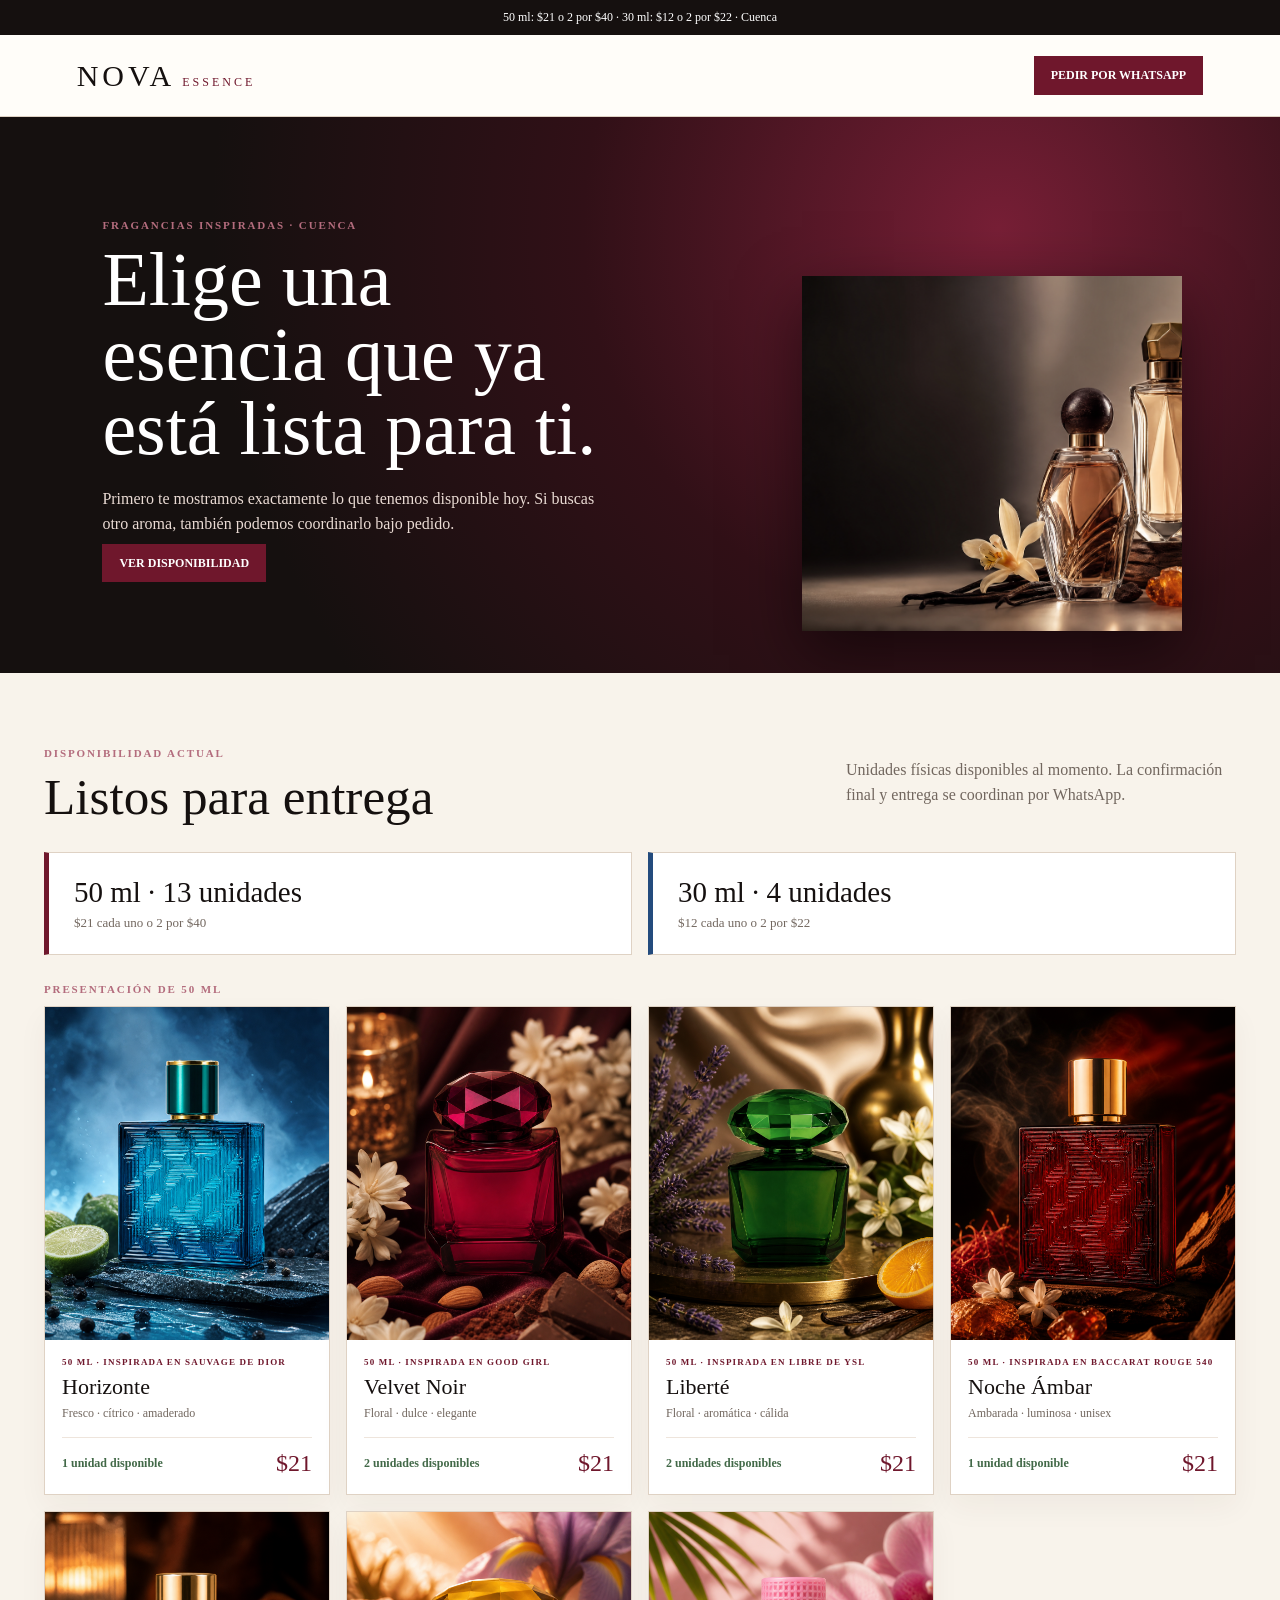
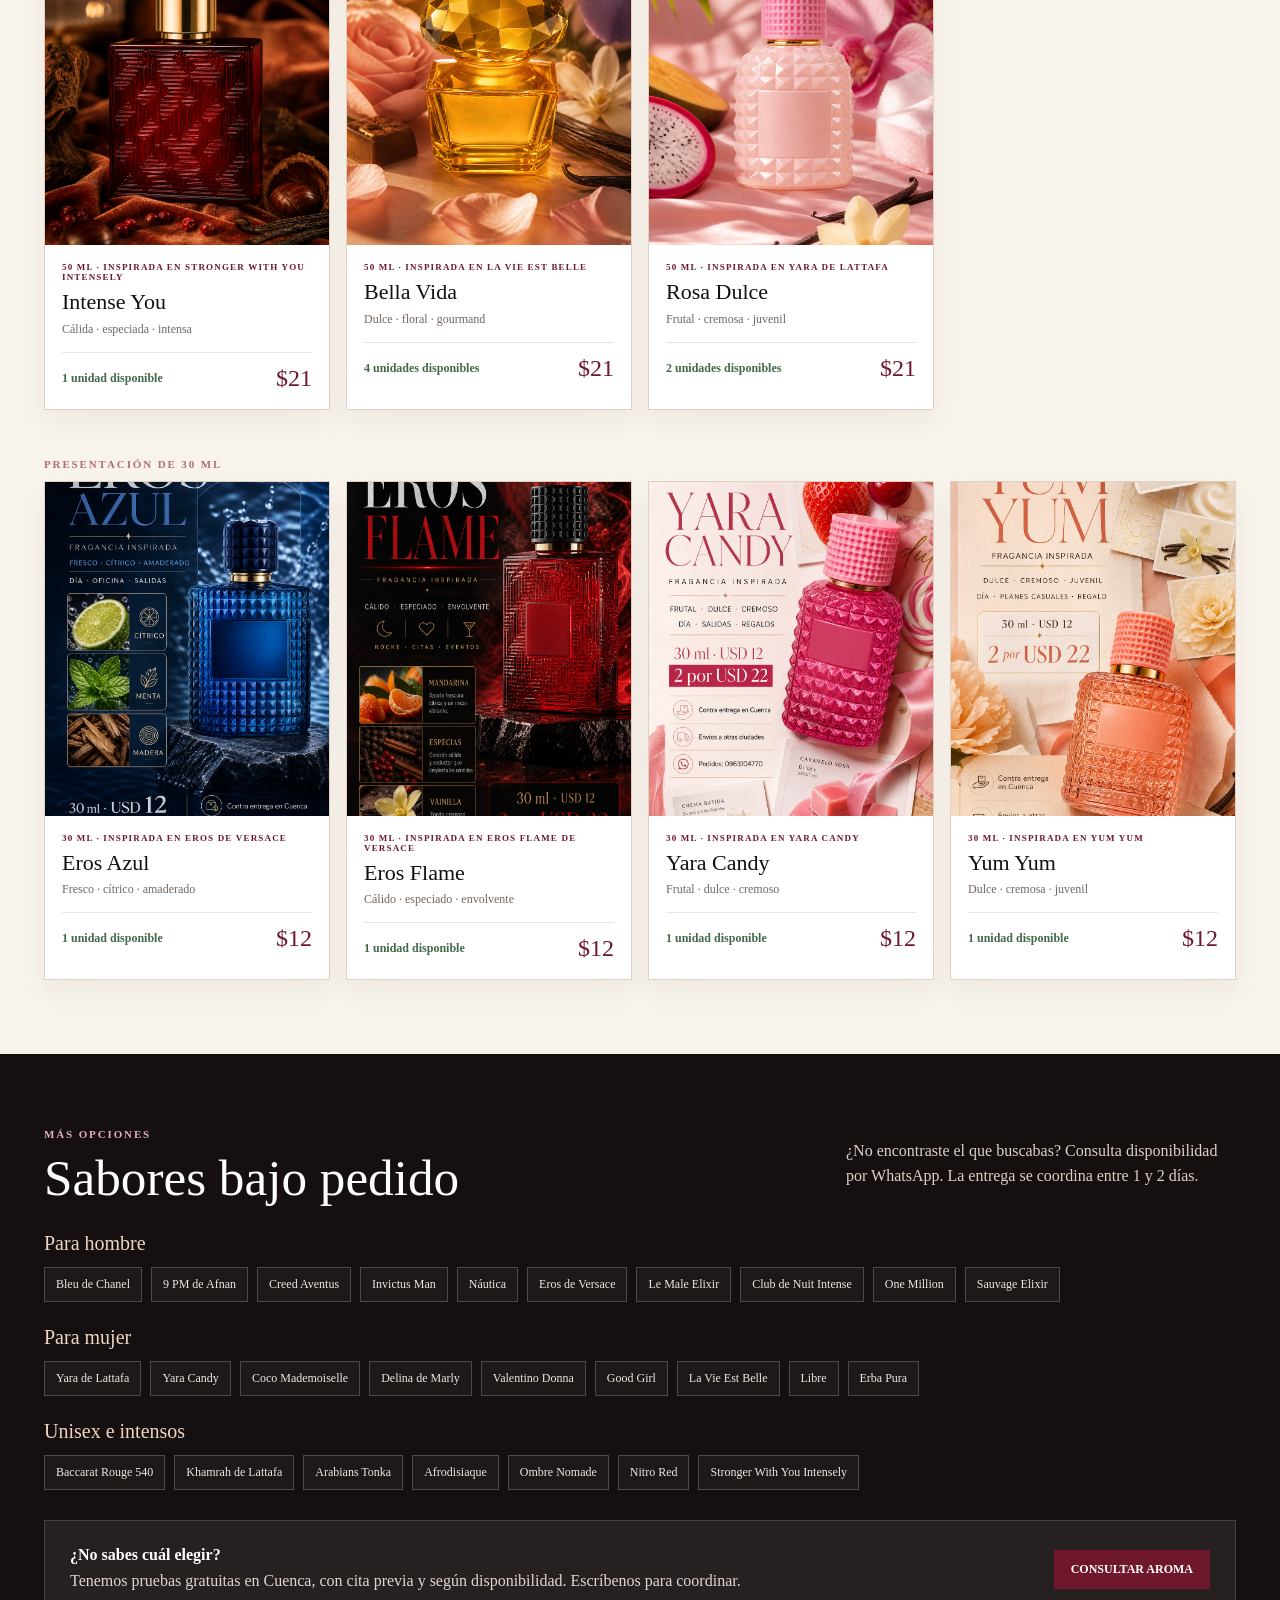
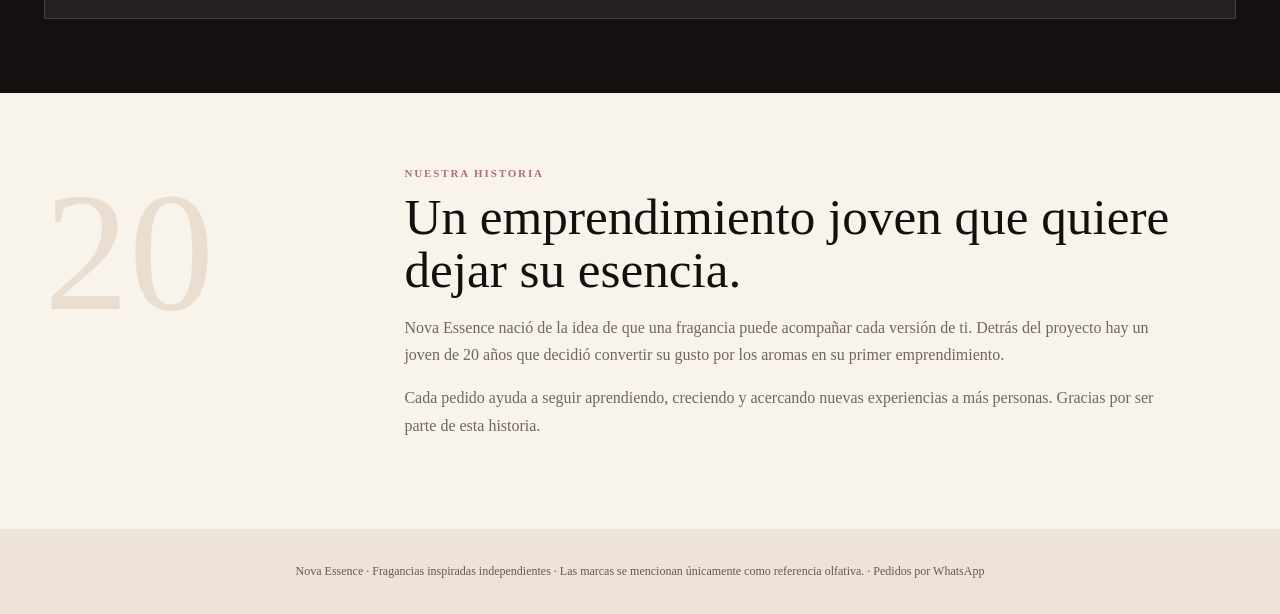
<file: index.html>
<!doctype html>
<html lang="es-EC">
<head>
<meta charset="utf-8">
<meta name="viewport" content="width=device-width,initial-scale=1">
<base href="https://novaessence.github.io/novaessence/">
<meta name="description" content="Fragancias inspiradas disponibles en Cuenca. Presentaciones de 50 ml y 30 ml, pruebas gratuitas y pedidos bajo pedido."><link rel="canonical" href="https://novaessence.github.io/novaessence/"><title>Fragancias inspiradas en Cuenca | Nova Essence</title>
<style>
:root{--ink:#15100f;--wine:#6f172c;--paper:#f8f3eb;--line:#dfd2c4;--muted:#72675f}
*{box-sizing:border-box}html{scroll-behavior:smooth}body{margin:0;color:var(--ink);background:var(--paper);font:Arial,Helvetica,sans-serif}h1,h2,h3,p{margin-top:0}.overline{font-size:11px;font-weight:800;letter-spacing:.17em;color:#b36c7d}.announcement{padding:10px 20px;text-align:center;color:#fff;background:var(--ink);font-size:12px}.top{display:flex;justify-content:space-between;align-items:center;padding:21px max(24px,6vw);border-bottom:1px solid var(--line);background:#fffdf9}.logo{font:30px Georgia,serif;letter-spacing:.13em}.logo span{font-size:12px;letter-spacing:.25em;margin-left:7px;color:var(--wine)}.top a,.cta{padding:12px 17px;text-decoration:none;font-size:12px;font-weight:800;background:var(--wine);color:#fff}.hero{min-height:420px;display:grid;grid-template-columns:1.1fr .9fr;background:radial-gradient(circle at 78% 20%,#761e35,#311017 38%,#15100f 72%);color:#fff}.hero-copy{padding:clamp(54px,8vw,105px) clamp(26px,8vw,120px);align-self:center}.hero h1{max-width:650px;font:clamp(44px,6vw,76px)/.98 Georgia,serif;margin:10px 0 20px}.hero p:not(.overline){max-width:540px;line-height:1.6;color:#eadbd4}.hero-side{padding:42px;display:grid;place-items:end center;overflow:hidden}.hero-side img{width:min(380px,100%);height:355px;object-fit:cover;box-shadow:0 24px 60px #0008}.section{max-width:1240px;margin:auto;padding:74px 24px}.section-head{display:flex;justify-content:space-between;gap:30px;align-items:end;margin-bottom:28px}.section-head h2{font:clamp(35px,4vw,55px)/1.04 Georgia,serif;margin-bottom:0}.section-head>p{max-width:390px;color:var(--muted);line-height:1.55}.stock-summary{display:grid;grid-template-columns:1fr 1fr;gap:16px;margin-bottom:28px}.summary{padding:23px 25px;background:#fff;border:1px solid var(--line);border-left:5px solid var(--wine)}.summary.blue{border-left-color:#234b7d}.summary b{display:block;font:29px Georgia,serif;margin-bottom:4px}.summary span{color:var(--muted);font-size:13px}.cards{display:grid;grid-template-columns:repeat(4,1fr);gap:16px}.card{background:#fff;border:1px solid var(--line);box-shadow:0 12px 28px #3b21110c}.card img{width:100%;aspect-ratio:4/4.7;object-fit:cover;display:block}.card-copy{padding:17px}.tag{display:block;margin-bottom:8px;font-size:9px;font-weight:900;letter-spacing:.13em;color:var(--wine)}.card h3{font:22px/1.05 Georgia,serif;margin-bottom:7px}.card p{margin-bottom:14px;color:var(--muted);font-size:12px;line-height:1.45}.bottom{display:flex;justify-content:space-between;align-items:center;padding-top:12px;border-top:1px solid #eee5dc;font-size:12px}.bottom strong{font:24px Georgia,serif;color:var(--wine)}.units{font-weight:800;color:#426948}.under-order{background:var(--ink);color:#fff}.under-order .section-head>p{color:#ded0c8}.under-order h2{color:#fff}.under-order .overline{color:#e2aeba}.chips{display:flex;flex-wrap:wrap;gap:9px}.group{margin-bottom:24px}.group h3{font:20px Georgia,serif;margin:0 0 12px;color:#eed6c3}.chips span{padding:9px 11px;border:1px solid #ffffff35;color:#eee6df;font-size:12px;background:#ffffff0a}.order-call{margin-top:30px;padding:25px;display:flex;justify-content:space-between;align-items:center;gap:24px;background:#ffffff12;border:1px solid #ffffff25}.order-call p{margin:5px 0 0;color:#e3d6cf;line-height:1.45}.story{display:grid;grid-template-columns:.55fr 1.45fr;gap:45px;align-items:start}.story-mark{font:170px/1 Georgia,serif;color:#eaded1}.story h2{font:clamp(35px,4vw,53px)/1.04 Georgia,serif;margin-bottom:18px}.story p:not(.overline){max-width:760px;color:var(--muted);line-height:1.7}.footer{padding:35px 24px;text-align:center;background:#ede3d7;color:#665a52;font-size:12px}.preview{position:fixed;right:14px;bottom:14px;z-index:10;padding:9px 11px;background:#15100f;color:#fff;font-size:10px;font-weight:800;letter-spacing:.1em}.preview b{color:#efb6c2}
@media(max-width:900px){.hero{grid-template-columns:1fr}.hero-side{display:none}.cards{grid-template-columns:repeat(2,1fr)}.section-head{display:block}.section-head>p{margin-top:15px}.story{grid-template-columns:1fr;gap:15px}.story-mark{font-size:110px}.order-call{display:block}.order-call .cta{display:inline-block;margin-top:18px}}@media(max-width:520px){.top{padding:17px 18px}.top a{display:none}.hero-copy{padding:58px 24px}.section{padding:55px 16px}.stock-summary,.cards{grid-template-columns:1fr}.section-head h2{font-size:37px}.card img{aspect-ratio:4/3.6}.announcement{font-size:11px}.logo{font-size:25px}}
</style>
</head>
<body>
<div class="announcement">50 ml: $21 o 2 por $40 · 30 ml: $12 o 2 por $22 · Cuenca</div>
<header class="top"><div class="logo">NOVA<span>ESSENCE</span></div><a href="https://wa.me/593963104770" target="_blank" rel="noopener">PEDIR POR WHATSAPP</a></header>
<main>
<section class="hero"><div class="hero-copy"><p class="overline">FRAGANCIAS INSPIRADAS · CUENCA</p><h1>Elige una esencia que ya está lista para ti.</h1><p>Primero te mostramos exactamente lo que tenemos disponible hoy. Si buscas otro aroma, también podemos coordinarlo bajo pedido.</p><a class="cta" href="#disponibles">VER DISPONIBILIDAD</a></div><div class="hero-side"><img src="assets/hero.png" alt="Colección Nova Essence"></div></section>
<section id="disponibles" class="section"><div class="section-head"><div><p class="overline">DISPONIBILIDAD ACTUAL</p><h2>Listos para entrega</h2></div><p>Unidades físicas disponibles al momento. La confirmación final y entrega se coordinan por WhatsApp.</p></div>
<div class="stock-summary"><div class="summary"><b>50 ml · 13 unidades</b><span>$21 cada uno o 2 por $40</span></div><div class="summary blue"><b>30 ml · 4 unidades</b><span>$12 cada uno o 2 por $22</span></div></div>
<h3 class="overline">PRESENTACIÓN DE 50 ML</h3><div class="cards">
<article class="card"><img src="assets/50ml-horizonte.png" alt="Horizonte"><div class="card-copy"><span class="tag">50 ML · INSPIRADA EN SAUVAGE DE DIOR</span><h3>Horizonte</h3><p>Fresco · cítrico · amaderado</p><div class="bottom"><span class="units">1 unidad disponible</span><strong>$21</strong></div></div></article><article class="card"><img src="assets/50ml-velvet-noir.png" alt="Velvet Noir"><div class="card-copy"><span class="tag">50 ML · INSPIRADA EN GOOD GIRL</span><h3>Velvet Noir</h3><p>Floral · dulce · elegante</p><div class="bottom"><span class="units">2 unidades disponibles</span><strong>$21</strong></div></div></article><article class="card"><img src="assets/50ml-liberte.png" alt="Liberté"><div class="card-copy"><span class="tag">50 ML · INSPIRADA EN LIBRE DE YSL</span><h3>Liberté</h3><p>Floral · aromática · cálida</p><div class="bottom"><span class="units">2 unidades disponibles</span><strong>$21</strong></div></div></article><article class="card"><img src="assets/50ml-noche-ambar.png" alt="Noche Ámbar"><div class="card-copy"><span class="tag">50 ML · INSPIRADA EN BACCARAT ROUGE 540</span><h3>Noche Ámbar</h3><p>Ambarada · luminosa · unisex</p><div class="bottom"><span class="units">1 unidad disponible</span><strong>$21</strong></div></div></article><article class="card"><img src="assets/50ml-intense-you.png" alt="Intense You"><div class="card-copy"><span class="tag">50 ML · INSPIRADA EN STRONGER WITH YOU INTENSELY</span><h3>Intense You</h3><p>Cálida · especiada · intensa</p><div class="bottom"><span class="units">1 unidad disponible</span><strong>$21</strong></div></div></article><article class="card"><img src="assets/50ml-bella-vida.png" alt="Bella Vida"><div class="card-copy"><span class="tag">50 ML · INSPIRADA EN LA VIE EST BELLE</span><h3>Bella Vida</h3><p>Dulce · floral · gourmand</p><div class="bottom"><span class="units">4 unidades disponibles</span><strong>$21</strong></div></div></article><article class="card"><img src="assets/50ml-rosa-dulce.png" alt="Rosa Dulce"><div class="card-copy"><span class="tag">50 ML · INSPIRADA EN YARA DE LATTAFA</span><h3>Rosa Dulce</h3><p>Frutal · cremosa · juvenil</p><div class="bottom"><span class="units">2 unidades disponibles</span><strong>$21</strong></div></div></article>
</div>
<h3 class="overline" style="margin-top:48px">PRESENTACIÓN DE 30 ML</h3><div class="cards">
<article class="card"><img src="assets/30ml-eros-azul.png" alt="Eros Azul"><div class="card-copy"><span class="tag">30 ML · INSPIRADA EN EROS DE VERSACE</span><h3>Eros Azul</h3><p>Fresco · cítrico · amaderado</p><div class="bottom"><span class="units">1 unidad disponible</span><strong>$12</strong></div></div></article><article class="card"><img src="assets/30ml-eros-flame.png" alt="Eros Flame"><div class="card-copy"><span class="tag">30 ML · INSPIRADA EN EROS FLAME DE VERSACE</span><h3>Eros Flame</h3><p>Cálido · especiado · envolvente</p><div class="bottom"><span class="units">1 unidad disponible</span><strong>$12</strong></div></div></article><article class="card"><img src="assets/30ml-yara-candy.png" alt="Yara Candy"><div class="card-copy"><span class="tag">30 ML · INSPIRADA EN YARA CANDY</span><h3>Yara Candy</h3><p>Frutal · dulce · cremoso</p><div class="bottom"><span class="units">1 unidad disponible</span><strong>$12</strong></div></div></article><article class="card"><img src="assets/30ml-yum-yum.png" alt="Yum Yum"><div class="card-copy"><span class="tag">30 ML · INSPIRADA EN YUM YUM</span><h3>Yum Yum</h3><p>Dulce · cremosa · juvenil</p><div class="bottom"><span class="units">1 unidad disponible</span><strong>$12</strong></div></div></article>
</div></section>
<section class="under-order"><div class="section"><div class="section-head"><div><p class="overline">MÁS OPCIONES</p><h2>Sabores bajo pedido</h2></div><p>¿No encontraste el que buscabas? Consulta disponibilidad por WhatsApp. La entrega se coordina entre 1 y 2 días.</p></div>
<div class="group"><h3>Para hombre</h3><div class="chips"><span>Bleu de Chanel</span><span>9 PM de Afnan</span><span>Creed Aventus</span><span>Invictus Man</span><span>Náutica</span><span>Eros de Versace</span><span>Le Male Elixir</span><span>Club de Nuit Intense</span><span>One Million</span><span>Sauvage Elixir</span></div></div>
<div class="group"><h3>Para mujer</h3><div class="chips"><span>Yara de Lattafa</span><span>Yara Candy</span><span>Coco Mademoiselle</span><span>Delina de Marly</span><span>Valentino Donna</span><span>Good Girl</span><span>La Vie Est Belle</span><span>Libre</span><span>Erba Pura</span></div></div>
<div class="group"><h3>Unisex e intensos</h3><div class="chips"><span>Baccarat Rouge 540</span><span>Khamrah de Lattafa</span><span>Arabians Tonka</span><span>Afrodisiaque</span><span>Ombre Nomade</span><span>Nitro Red</span><span>Stronger With You Intensely</span></div></div>
<div class="order-call"><div><b>¿No sabes cuál elegir?</b><p>Tenemos pruebas gratuitas en Cuenca, con cita previa y según disponibilidad. Escríbenos para coordinar.</p></div><a class="cta" href="https://wa.me/593963104770?text=Hola%20Nova%20Essence%2C%20quiero%20consultar%20un%20aroma%20bajo%20pedido." target="_blank" rel="noopener">CONSULTAR AROMA</a></div>
</div></section>
<section class="section story"><div class="story-mark">20</div><div><p class="overline">NUESTRA HISTORIA</p><h2>Un emprendimiento joven que quiere dejar su esencia.</h2><p>Nova Essence nació de la idea de que una fragancia puede acompañar cada versión de ti. Detrás del proyecto hay un joven de 20 años que decidió convertir su gusto por los aromas en su primer emprendimiento.</p><p>Cada pedido ayuda a seguir aprendiendo, creciendo y acercando nuevas experiencias a más personas. Gracias por ser parte de esta historia.</p></div></section>
</main>
<footer class="footer">Nova Essence · Fragancias inspiradas independientes · Las marcas se mencionan únicamente como referencia olfativa. · Pedidos por WhatsApp</footer>
</body></html>
</file>
